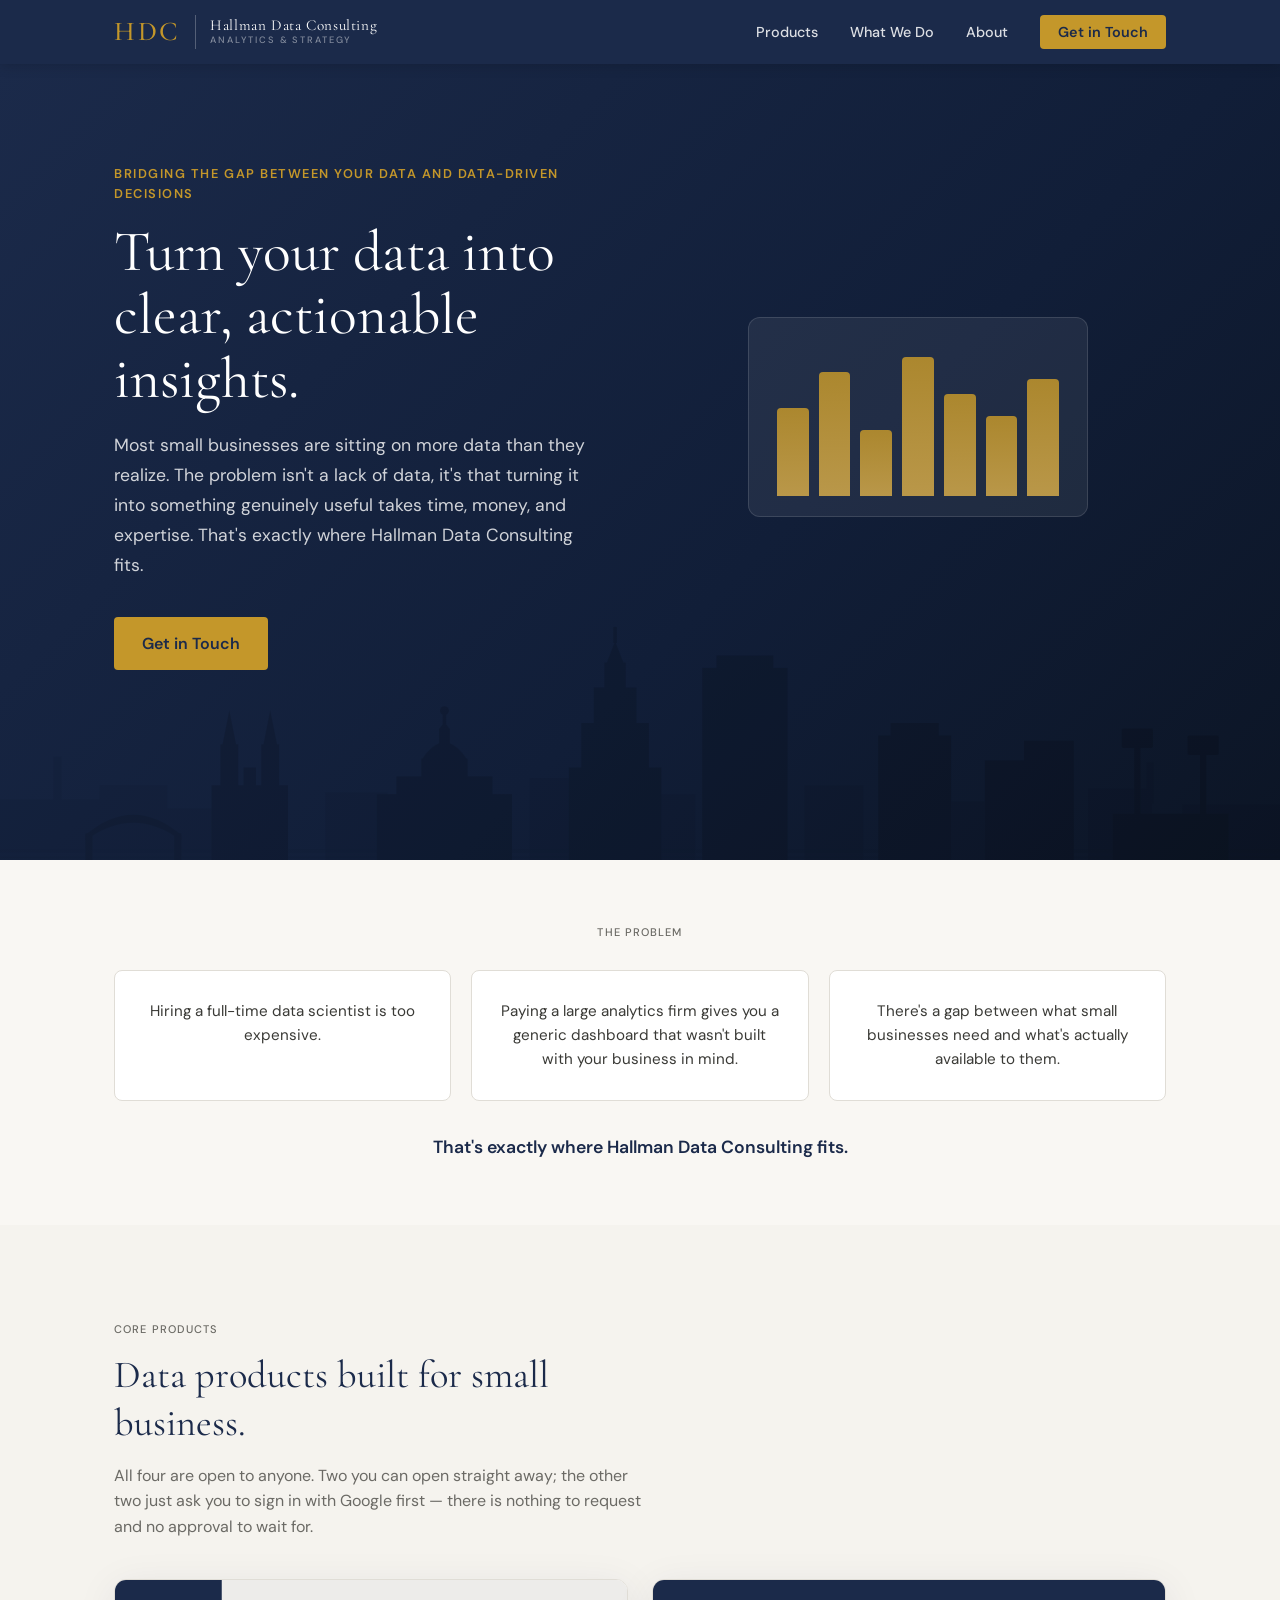
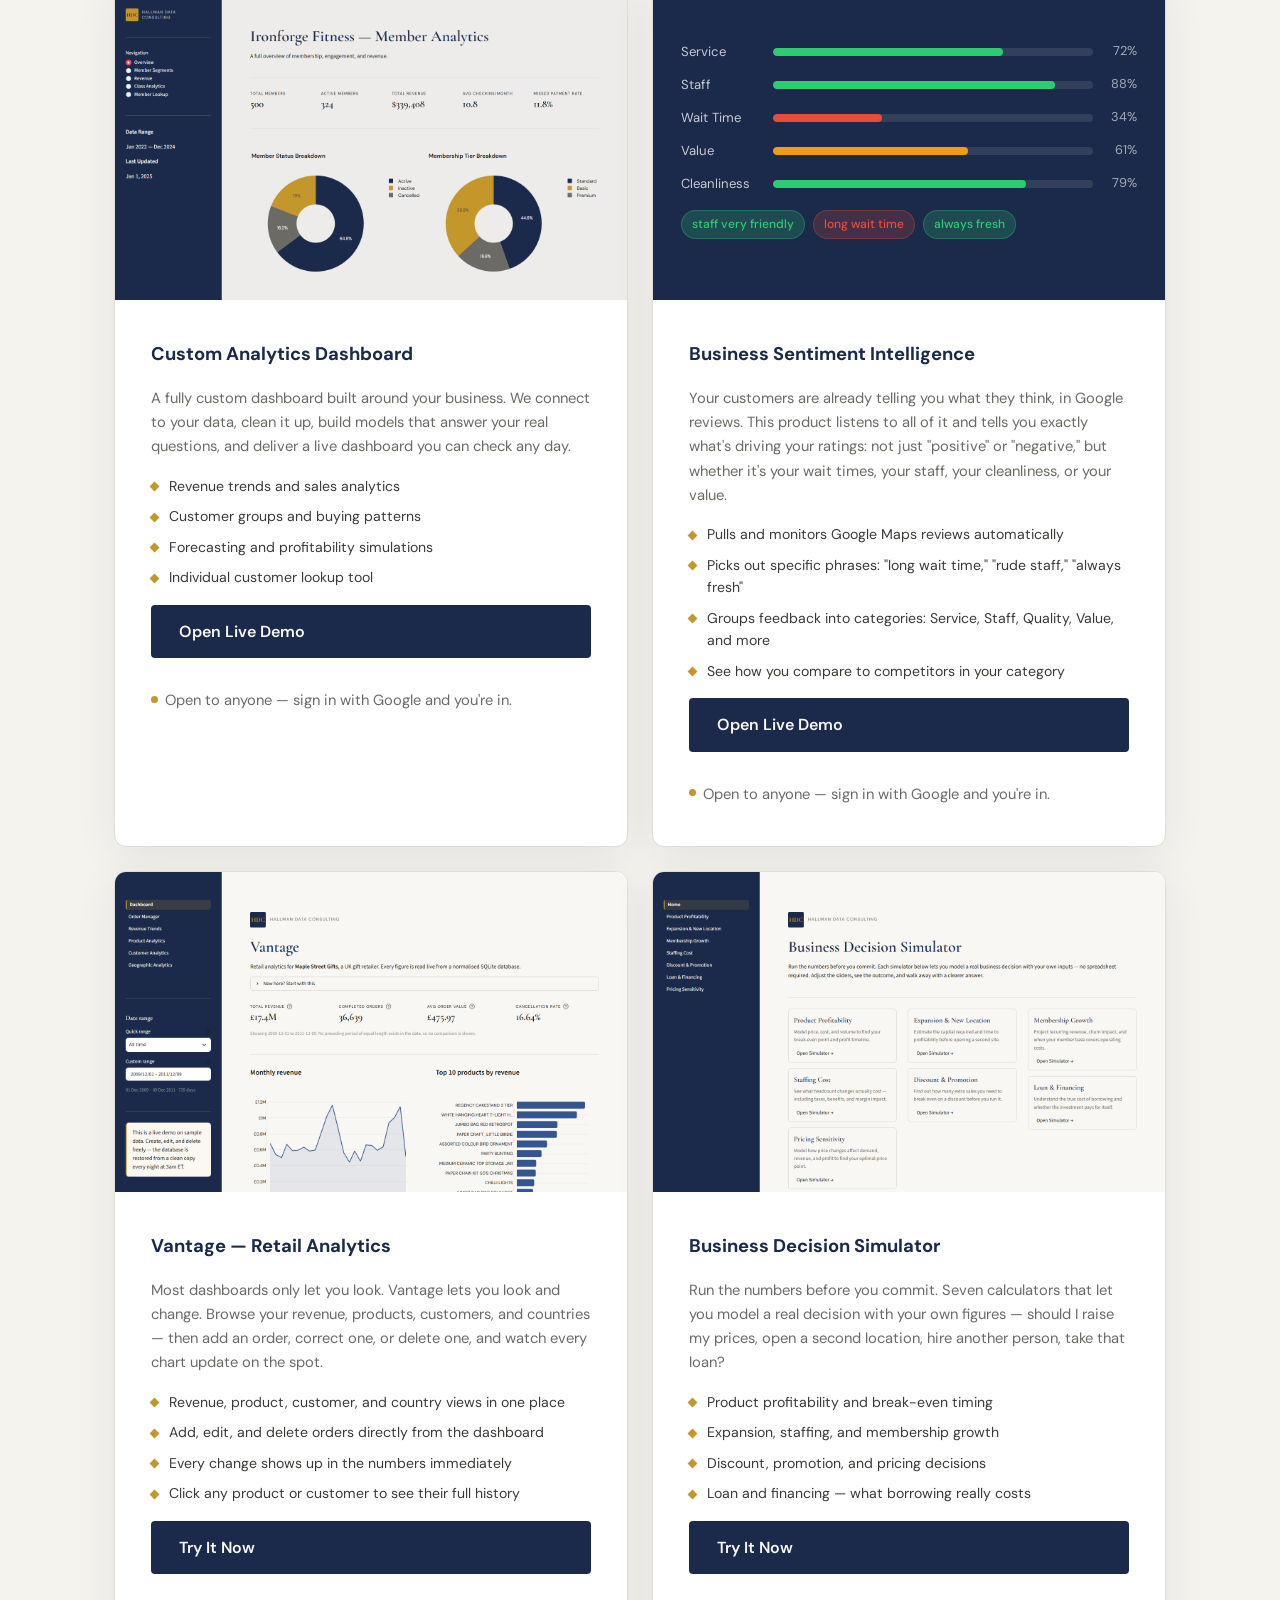
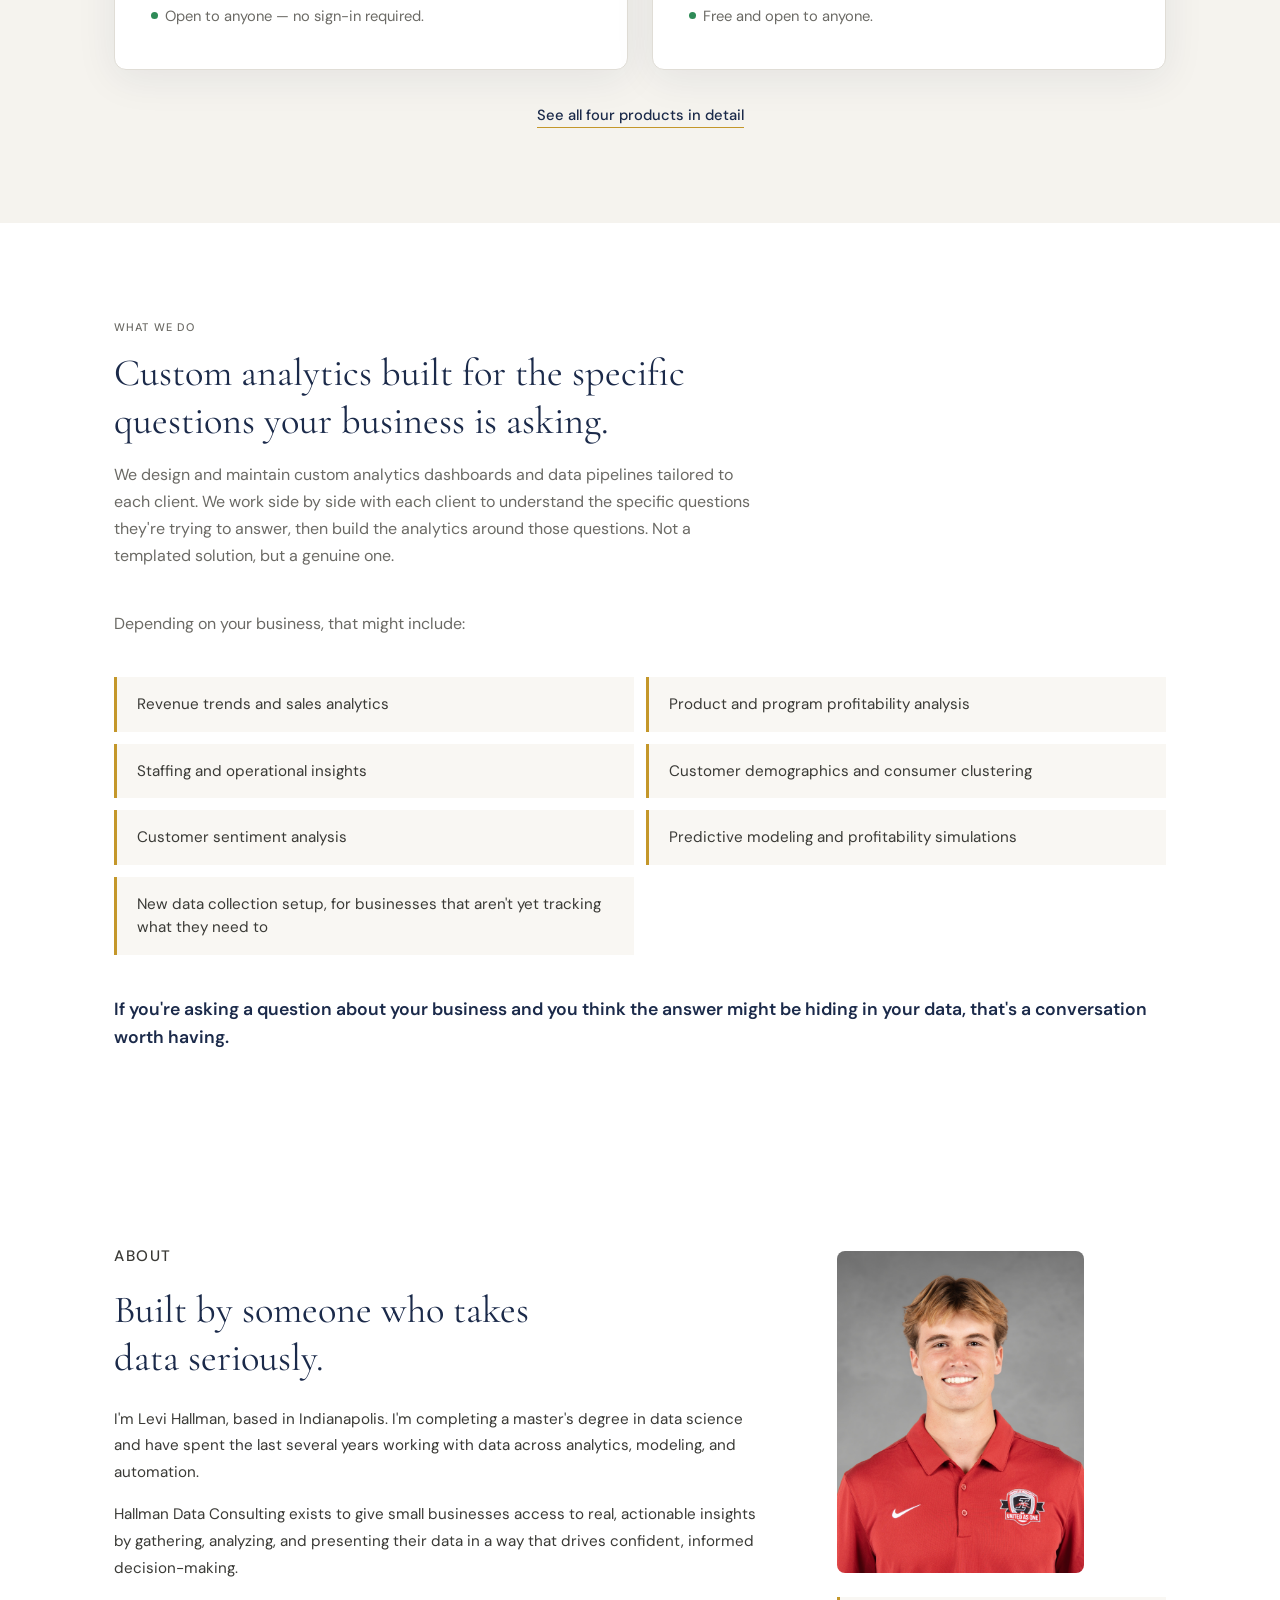
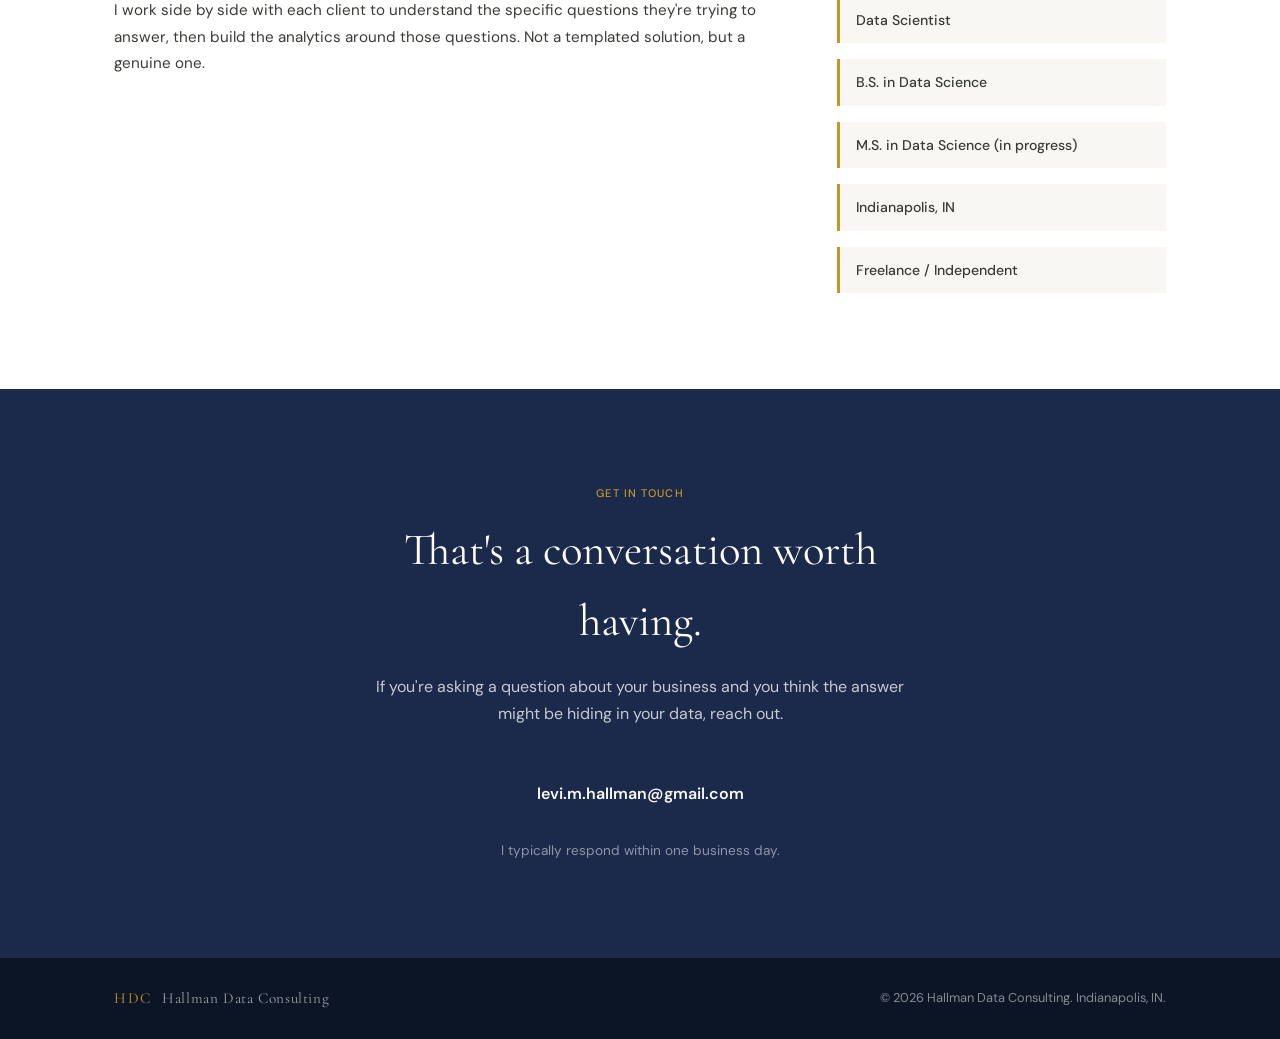
<file: index.html>
<!DOCTYPE html>
<html lang="en">
<head>
  <meta charset="UTF-8" />
  <meta name="viewport" content="width=device-width, initial-scale=1.0" />
  <meta name="description" content="Hallman Data Consulting helps small businesses turn their data into clear, actionable insights through custom data solutions built around the questions that actually matter to your business." />
  <meta property="og:title" content="Hallman Data Consulting" />
  <meta property="og:description" content="Hallman Data Consulting helps small businesses turn their data into clear, actionable insights through custom data solutions built around the questions that actually matter to your business." />
  <meta property="og:type" content="website" />
  <meta property="og:image" content="https://hallmandata.com/assets/screens/vantage-dashboard.png" />
  <title>Hallman Data Consulting</title>
  <link rel="icon" type="image/png" href="assets/hdc-mark.png" />
  <link rel="apple-touch-icon" href="assets/hdc-mark.png" />
  <link rel="stylesheet" href="styles.css?v=20260803" />
  <link rel="preconnect" href="https://fonts.googleapis.com" />
  <link rel="preconnect" href="https://fonts.gstatic.com" crossorigin />
  <link href="https://fonts.googleapis.com/css2?family=Cormorant+Garamond:wght@400;500;700&family=DM+Sans:wght@400;500;600;700&display=swap" rel="stylesheet" />
</head>
<body>

  <!-- ========================
       NAV
  ========================= -->
  <header class="nav-header">
    <nav class="nav-inner container">
      <a href="#" class="nav-logo">
        <span class="logo-monogram">HDC</span>
        <span class="logo-divider"></span>
        <span class="logo-text">
          <span class="logo-name">Hallman Data Consulting</span>
          <span class="logo-descriptor">Analytics &amp; Strategy</span>
        </span>
      </a>
      <button class="nav-toggle" aria-label="Toggle menu" aria-expanded="false">
        <span></span><span></span><span></span>
      </button>
      <ul class="nav-links">
        <li><a href="#demo">Products</a></li>
        <li><a href="#what-we-do">What We Do</a></li>
        <li><a href="#about">About</a></li>
        <li><a href="#contact" class="nav-cta">Get in Touch</a></li>
      </ul>
    </nav>
  </header>

  <main>

    <!-- ========================
         HERO
    ========================= -->
    <section class="hero">
      <div class="container hero-inner">
        <div class="hero-text">
          <p class="hero-eyebrow">Bridging the gap between your data and data-driven decisions</p>
          <h1>Turn your data into clear, actionable insights.</h1>
          <p class="hero-sub">
            Most small businesses are sitting on more data than they realize. The problem isn't a lack of data, it's that turning it into something genuinely useful takes time, money, and expertise. That's exactly where Hallman Data Consulting fits.
          </p>
          <a href="#contact" class="btn btn-primary">Get in Touch</a>
        </div>
        <div class="hero-visual" aria-hidden="true">
          <div class="hero-card">
            <div class="hero-card-bar" style="--h: 60%"></div>
            <div class="hero-card-bar" style="--h: 85%"></div>
            <div class="hero-card-bar" style="--h: 45%"></div>
            <div class="hero-card-bar" style="--h: 95%"></div>
            <div class="hero-card-bar" style="--h: 70%"></div>
            <div class="hero-card-bar" style="--h: 55%"></div>
            <div class="hero-card-bar" style="--h: 80%"></div>
          </div>
        </div>
      </div>
      <div class="hero-skyline" aria-hidden="true">
        <img src="assets/fort-wayne-skyline.svg" alt="" />
      </div>
    </section>

    <!-- ========================
         PAIN POINTS
    ========================= -->
    <section class="pain-points">
      <div class="container">
        <p class="section-label">The Problem</p>
        <div class="pain-grid">
          <div class="pain-card">
            <p>Hiring a full-time data scientist is too expensive.</p>
          </div>
          <div class="pain-card">
            <p>Paying a large analytics firm gives you a generic dashboard that wasn't built with your business in mind.</p>
          </div>
          <div class="pain-card">
            <p>There's a gap between what small businesses need and what's actually available to them.</p>
          </div>
        </div>
        <p class="pain-footer">That's exactly where Hallman Data Consulting fits.</p>
      </div>
    </section>

    <!-- ========================
         CORE PRODUCTS
    ========================= -->
    <section class="demo" id="demo">
      <div class="container">
        <p class="section-label">Core Products</p>
        <h2>Data products built for small business.</h2>
        <p class="demo-intro">
          All four are open to anyone. Two you can open straight away; the other two just ask you to sign in with Google first — there is nothing to request and no approval to wait for.
        </p>

        <div class="demo-grid">
        <div class="demo-card">
          <div class="demo-preview">
            <img src="assets/screens/ironforge-overview.png" width="1440" height="900" alt="Member analytics dashboard showing total members, active members, revenue, and membership breakdown charts" />
          </div>
          <div class="demo-details">
            <h3>Custom Analytics Dashboard</h3>
            <p>A fully custom dashboard built around your business. We connect to your data, clean it up, build models that answer your real questions, and deliver a live dashboard you can check any day.</p>
            <ul class="demo-features">
              <li>Revenue trends and sales analytics</li>
              <li>Customer groups and buying patterns</li>
              <li>Forecasting and profitability simulations</li>
              <li>Individual customer lookup tool</li>
            </ul>
            <a href="https://ironforge.hallmandata.com" target="_blank" rel="noopener noreferrer" class="btn btn-primary">Open Live Demo</a>
            <p class="product-access product-access-signin">Open to anyone — sign in with Google and you're in.</p>
          </div>
        </div>

        <div class="demo-card">
          <div class="demo-preview demo-preview-sentiment">
            <div class="sentiment-preview">
              <div class="sentiment-bar-group">
                <span class="sentiment-bar-label">Service</span>
                <div class="sentiment-bar-track">
                  <div class="sentiment-bar-fill" style="--w: 72%; --color: #2ecc71"></div>
                </div>
                <span class="sentiment-bar-pct">72%</span>
              </div>
              <div class="sentiment-bar-group">
                <span class="sentiment-bar-label">Staff</span>
                <div class="sentiment-bar-track">
                  <div class="sentiment-bar-fill" style="--w: 88%; --color: #2ecc71"></div>
                </div>
                <span class="sentiment-bar-pct">88%</span>
              </div>
              <div class="sentiment-bar-group">
                <span class="sentiment-bar-label">Wait Time</span>
                <div class="sentiment-bar-track">
                  <div class="sentiment-bar-fill" style="--w: 34%; --color: #e74c3c"></div>
                </div>
                <span class="sentiment-bar-pct">34%</span>
              </div>
              <div class="sentiment-bar-group">
                <span class="sentiment-bar-label">Value</span>
                <div class="sentiment-bar-track">
                  <div class="sentiment-bar-fill" style="--w: 61%; --color: #f39c12"></div>
                </div>
                <span class="sentiment-bar-pct">61%</span>
              </div>
              <div class="sentiment-bar-group">
                <span class="sentiment-bar-label">Cleanliness</span>
                <div class="sentiment-bar-track">
                  <div class="sentiment-bar-fill" style="--w: 79%; --color: #2ecc71"></div>
                </div>
                <span class="sentiment-bar-pct">79%</span>
              </div>
              <div class="sentiment-indicator-row">
                <span class="sentiment-chip positive">staff very friendly</span>
                <span class="sentiment-chip negative">long wait time</span>
                <span class="sentiment-chip positive">always fresh</span>
              </div>
            </div>
          </div>
          <div class="demo-details">
            <h3>Business Sentiment Intelligence</h3>
            <p>Your customers are already telling you what they think, in Google reviews. This product listens to all of it and tells you exactly what's driving your ratings: not just "positive" or "negative," but whether it's your wait times, your staff, your cleanliness, or your value.</p>
            <ul class="demo-features">
              <li>Pulls and monitors Google Maps reviews automatically</li>
              <li>Picks out specific phrases: "long wait time," "rude staff," "always fresh"</li>
              <li>Groups feedback into categories: Service, Staff, Quality, Value, and more</li>
              <li>See how you compare to competitors in your category</li>
            </ul>
            <a href="https://fortwayne.hallmandata.com" target="_blank" rel="noopener noreferrer" class="btn btn-primary">Open Live Demo</a>
            <p class="product-access product-access-signin">Open to anyone — sign in with Google and you're in.</p>
          </div>
        </div>

        <div class="demo-card">
          <div class="demo-preview">
            <img src="assets/screens/vantage-dashboard.png" width="1440" height="900" loading="lazy" alt="Vantage retail analytics dashboard showing revenue, order count, average order value, and top products" />
          </div>
          <div class="demo-details">
            <h3>Vantage — Retail Analytics</h3>
            <p>Most dashboards only let you look. Vantage lets you look and change. Browse your revenue, products, customers, and countries — then add an order, correct one, or delete one, and watch every chart update on the spot.</p>
            <ul class="demo-features">
              <li>Revenue, product, customer, and country views in one place</li>
              <li>Add, edit, and delete orders directly from the dashboard</li>
              <li>Every change shows up in the numbers immediately</li>
              <li>Click any product or customer to see their full history</li>
            </ul>
            <a href="https://vantage.hallmandata.com" target="_blank" rel="noopener noreferrer" class="btn btn-primary">Try It Now</a>
            <p class="product-access product-access-open">Open to anyone — no sign-in required.</p>
          </div>
        </div>

        <div class="demo-card">
          <div class="demo-preview">
            <img src="assets/screens/simulator-home.png" width="1440" height="900" loading="lazy" alt="Business Decision Simulator home page listing seven simulators" />
          </div>
          <div class="demo-details">
            <h3>Business Decision Simulator</h3>
            <p>Run the numbers before you commit. Seven calculators that let you model a real decision with your own figures — should I raise my prices, open a second location, hire another person, take that loan?</p>
            <ul class="demo-features">
              <li>Product profitability and break-even timing</li>
              <li>Expansion, staffing, and membership growth</li>
              <li>Discount, promotion, and pricing decisions</li>
              <li>Loan and financing — what borrowing really costs</li>
            </ul>
            <a href="https://simulate.hallmandata.com" target="_blank" rel="noopener noreferrer" class="btn btn-primary">Try It Now</a>
            <p class="product-access product-access-open">Free and open to anyone.</p>
          </div>
        </div>
        </div><!-- /.demo-grid -->

        <p class="demo-footer">
          <a href="products.html" class="demo-footer-link">See all four products in detail</a>
        </p>

      </div>
    </section>

    <!-- ========================
         WHAT WE DO
    ========================= -->
    <section class="what-we-do" id="what-we-do">
      <div class="container">
        <p class="section-label">What We Do</p>
        <h2>Custom analytics built for the specific questions your business is asking.</h2>
        <p class="section-intro">We design and maintain custom analytics dashboards and data pipelines tailored to each client. We work side by side with each client to understand the specific questions they're trying to answer, then build the analytics around those questions. Not a templated solution, but a genuine one.</p>
        <p class="section-intro">Depending on your business, that might include:</p>
        <ul class="service-list">
          <li>Revenue trends and sales analytics</li>
          <li>Product and program profitability analysis</li>
          <li>Staffing and operational insights</li>
          <li>Customer demographics and consumer clustering</li>
          <li>Customer sentiment analysis</li>
          <li>Predictive modeling and profitability simulations</li>
          <li>New data collection setup, for businesses that aren't yet tracking what they need to</li>
        </ul>
        <p class="pain-footer">If you're asking a question about your business and you think the answer might be hiding in your data, that's a conversation worth having.</p>
      </div>
    </section>

    <!-- ========================
         ABOUT
    ========================= -->
    <section class="about" id="about">
      <div class="container about-inner">
        <div class="about-text">
          <p class="section-label">About</p>
          <h2>Built by someone who takes data seriously.</h2>
          <p>
            I'm Levi Hallman, based in Indianapolis. I'm completing a master's degree in data science and have spent the last several years working with data across analytics, modeling, and automation.
          </p>
          <p>
            Hallman Data Consulting exists to give small businesses access to real, actionable insights by gathering, analyzing, and presenting their data in a way that drives confident, informed decision-making.
          </p>
          <p>
            I work side by side with each client to understand the specific questions they're trying to answer, then build the analytics around those questions. Not a templated solution, but a genuine one.
          </p>
        </div>
        <div class="about-credentials">
          <img src="assets/headshot.jpeg" alt="Levi Hallman" class="about-photo" />
          <div class="credential">Data Scientist</div>
          <div class="credential">B.S. in Data Science</div>
          <div class="credential">M.S. in Data Science (in progress)</div>
          <div class="credential">Indianapolis, IN</div>
          <div class="credential">Freelance / Independent</div>
        </div>
      </div>
    </section>

    <!-- ========================
         CONTACT
    ========================= -->
    <section class="contact" id="contact">
      <div class="container contact-inner">
        <p class="section-label">Get in Touch</p>
        <h2>That's a conversation worth having.</h2>
        <p class="contact-sub">
          If you're asking a question about your business and you think the answer might be hiding in your data, reach out.
        </p>
        <a href="mailto:levi.m.hallman@gmail.com" class="btn btn-primary btn-large">levi.m.hallman@gmail.com</a>
        <p class="contact-note">I typically respond within one business day.</p>
      </div>
    </section>

  </main>

  <!-- ========================
       FOOTER
  ========================= -->
  <footer class="footer">
    <div class="container footer-inner">
      <p class="footer-logo"><span class="footer-logo-monogram">HDC</span> Hallman Data Consulting</p>
      <p class="footer-copy">&copy; 2026 Hallman Data Consulting. Indianapolis, IN.</p>
    </div>
  </footer>

  <script src="main.js?v=20260803"></script>
</body>
</html>
</file>
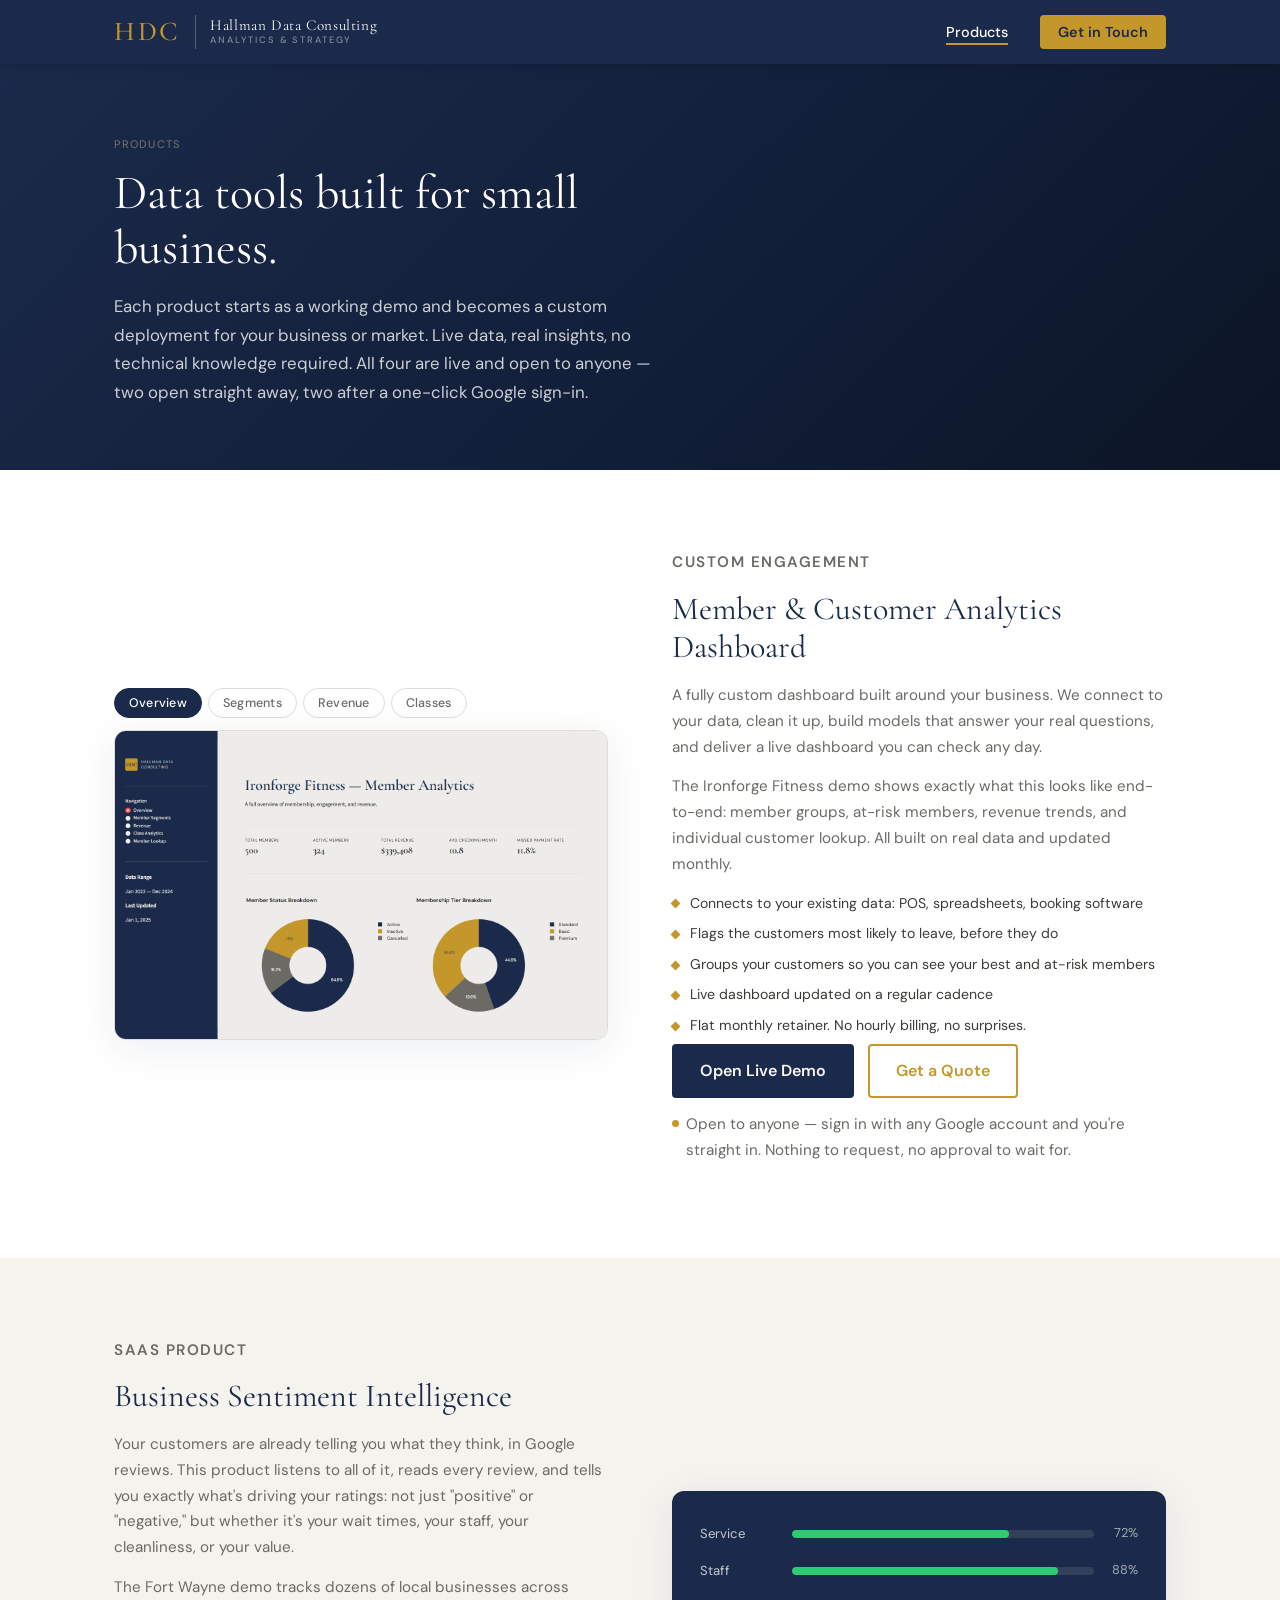
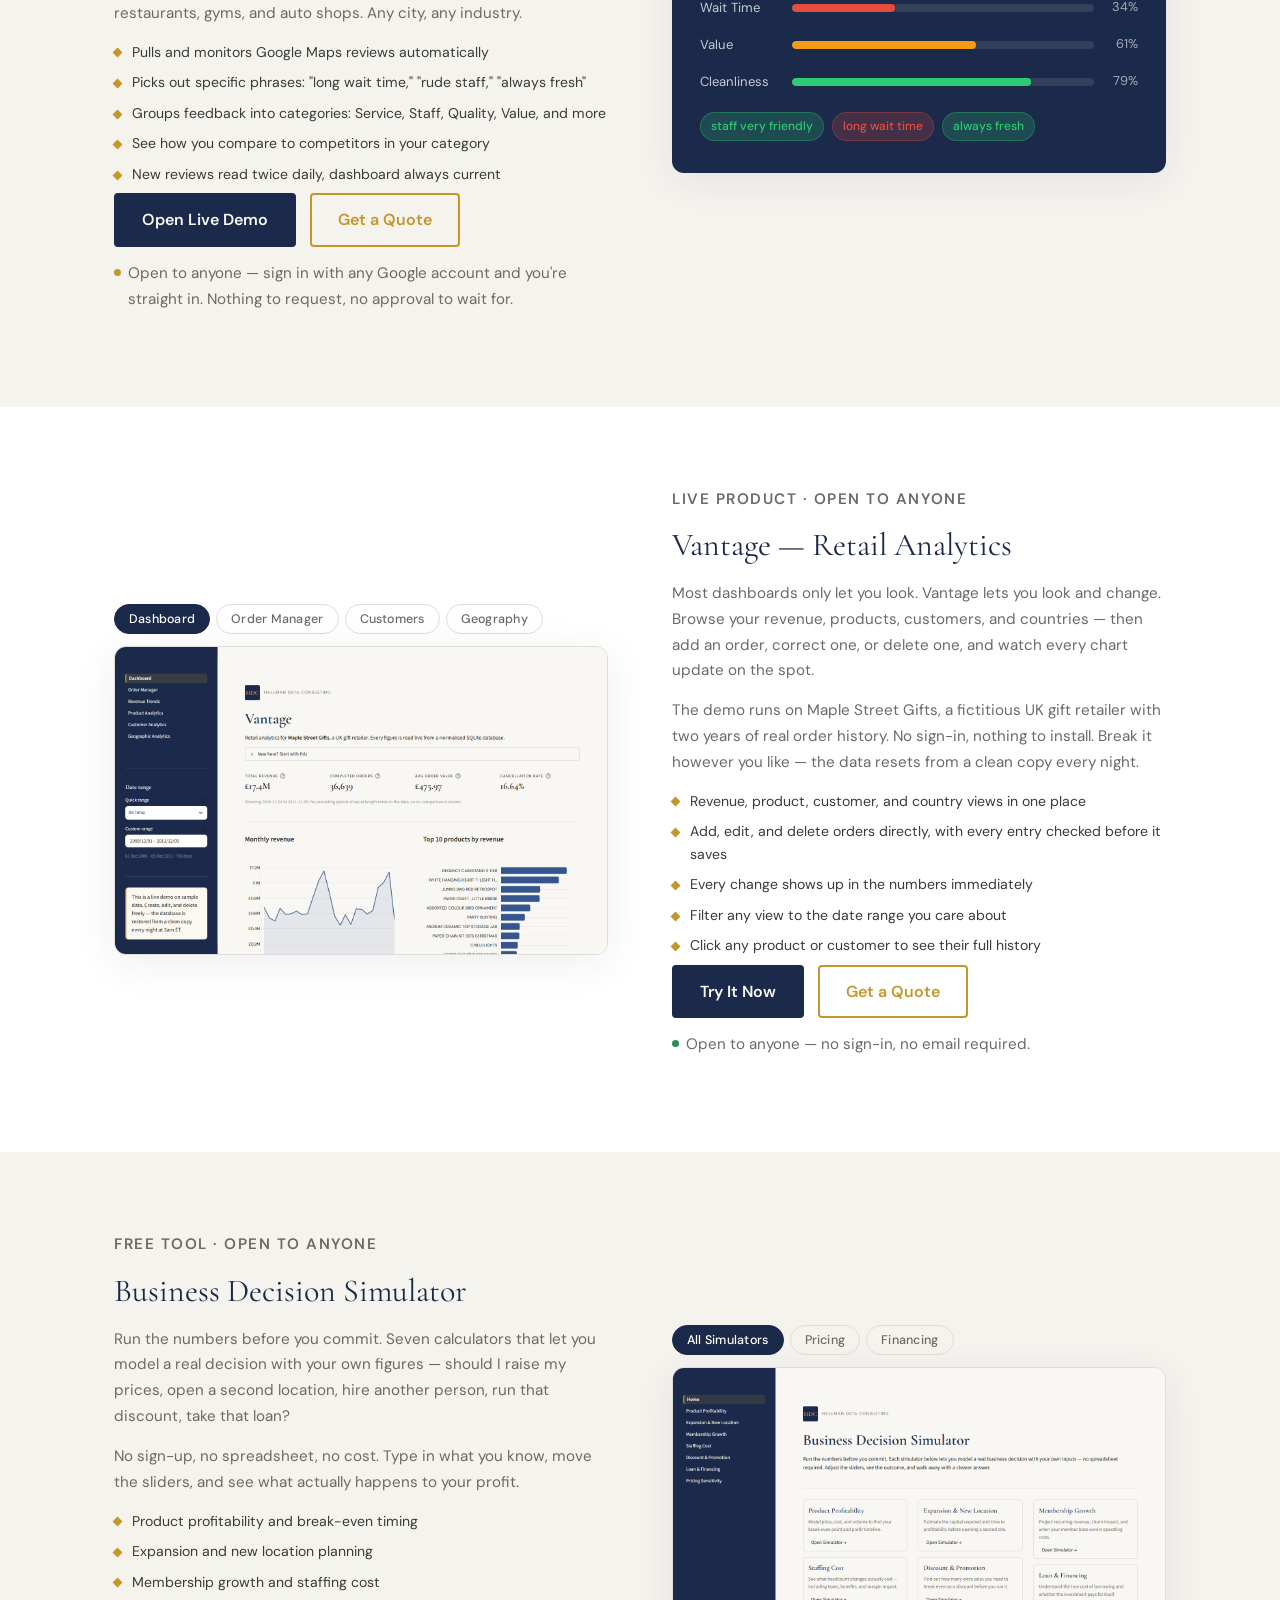
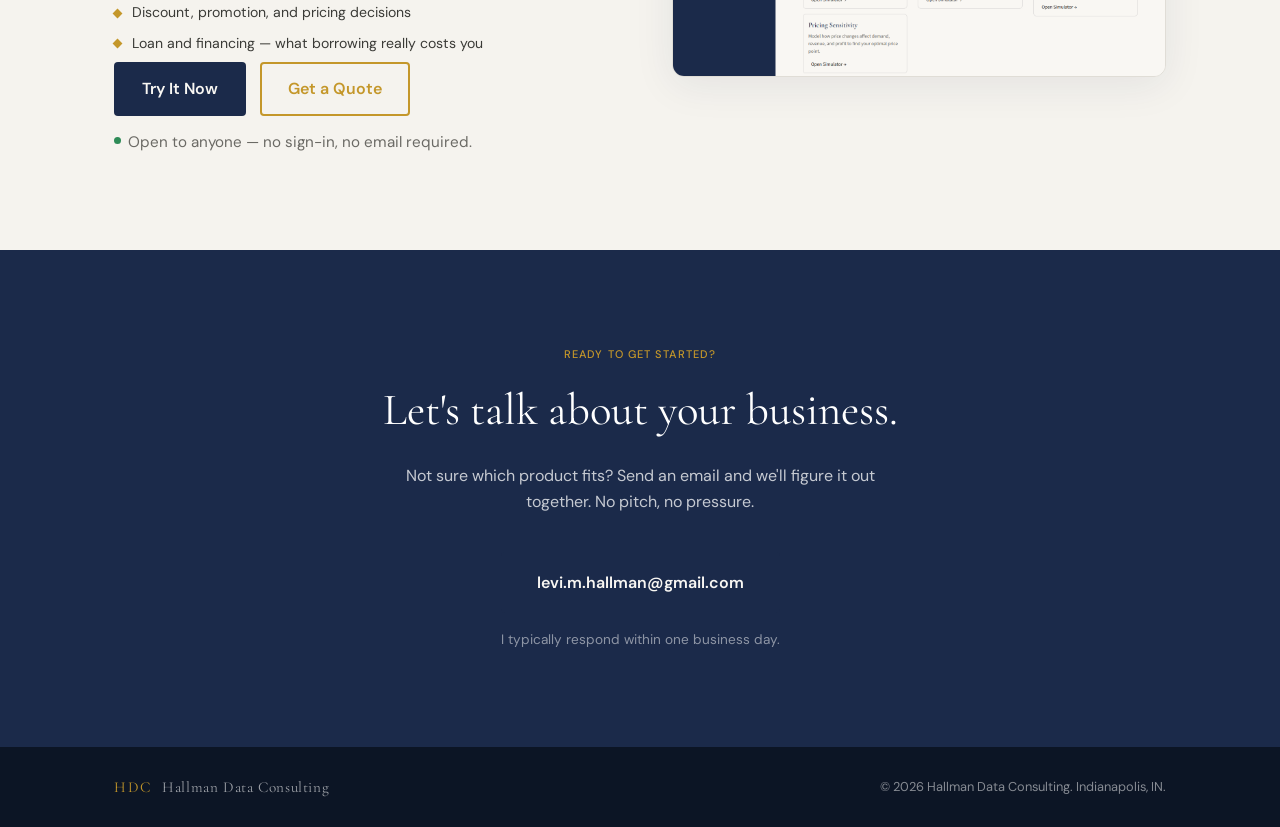
<file: products.html>
<!DOCTYPE html>
<html lang="en">
<head>
  <meta charset="UTF-8" />
  <meta name="viewport" content="width=device-width, initial-scale=1.0" />
  <meta name="description" content="Hallman Data Consulting products: custom analytics dashboards, business sentiment intelligence, retail analytics, and a free business decision simulator for small businesses." />
  <meta property="og:title" content="Products | Hallman Data Consulting" />
  <meta property="og:description" content="Live data products for small businesses. Custom dashboards, sentiment intelligence, retail analytics, and free decision tools." />
  <meta property="og:type" content="website" />
  <meta property="og:image" content="https://hallmandata.com/assets/screens/vantage-dashboard.png" />
  <title>Products | Hallman Data Consulting</title>
  <link rel="icon" type="image/png" href="assets/hdc-mark.png" />
  <link rel="apple-touch-icon" href="assets/hdc-mark.png" />
  <link rel="stylesheet" href="styles.css?v=20260803" />
  <link rel="preconnect" href="https://fonts.googleapis.com" />
  <link rel="preconnect" href="https://fonts.gstatic.com" crossorigin />
  <link href="https://fonts.googleapis.com/css2?family=Cormorant+Garamond:wght@400;500;700&family=DM+Sans:wght@400;500;600;700&display=swap" rel="stylesheet" />
</head>
<body>

  <!-- ========================
       NAV
  ========================= -->
  <header class="nav-header">
    <nav class="nav-inner container">
      <a href="index.html" class="nav-logo">
        <span class="logo-monogram">HDC</span>
        <span class="logo-divider"></span>
        <span class="logo-text">
          <span class="logo-name">Hallman Data Consulting</span>
          <span class="logo-descriptor">Analytics &amp; Strategy</span>
        </span>
      </a>
      <button class="nav-toggle" aria-label="Toggle menu" aria-expanded="false">
        <span></span><span></span><span></span>
      </button>
      <ul class="nav-links">
        <li><a href="products.html" class="nav-active">Products</a></li>
        <li><a href="index.html#contact" class="nav-cta">Get in Touch</a></li>
      </ul>
    </nav>
  </header>

  <main>

    <!-- ========================
         PAGE HEADER
    ========================= -->
    <section class="page-hero">
      <div class="container">
        <p class="section-label">Products</p>
        <h1>Data tools built for small business.</h1>
        <p class="page-hero-sub">
          Each product starts as a working demo and becomes a custom deployment for your business or market.
          Live data, real insights, no technical knowledge required. All four are live and open to anyone —
          two open straight away, two after a one-click Google sign-in.
        </p>
      </div>
    </section>

    <!-- ========================
         PRODUCT 1 — CUSTOM ANALYTICS DASHBOARD
    ========================= -->
    <section class="product-section" id="analytics-dashboard">
      <div class="container">
        <div class="product-card">
          <div class="product-visual-col">
            <div class="shot-tabs" data-shot-tabs>
              <div class="shot-tablist" role="tablist" aria-label="Member analytics dashboard screens">
                <button type="button" role="tab" id="if-t1" aria-controls="if-p1" aria-selected="true">Overview</button>
                <button type="button" role="tab" id="if-t2" aria-controls="if-p2" aria-selected="false" tabindex="-1">Segments</button>
                <button type="button" role="tab" id="if-t3" aria-controls="if-p3" aria-selected="false" tabindex="-1">Revenue</button>
                <button type="button" role="tab" id="if-t4" aria-controls="if-p4" aria-selected="false" tabindex="-1">Classes</button>
              </div>
              <div class="shot-panel" role="tabpanel" id="if-p1" aria-labelledby="if-t1">
                <img src="assets/screens/ironforge-overview.png" width="1440" height="900" alt="Member analytics overview: total members, active members, revenue, and membership breakdown charts" />
              </div>
              <div class="shot-panel" role="tabpanel" id="if-p2" aria-labelledby="if-t2" hidden>
                <img src="assets/screens/ironforge-segments.png" width="1440" height="900" loading="lazy" alt="Members grouped into High Value, Loyal, At Risk, and Inactive groups with supporting charts" />
              </div>
              <div class="shot-panel" role="tabpanel" id="if-p3" aria-labelledby="if-t3" hidden>
                <img src="assets/screens/ironforge-revenue.png" width="1440" height="900" loading="lazy" alt="Revenue trends over time for the member analytics dashboard" />
              </div>
              <div class="shot-panel" role="tabpanel" id="if-p4" aria-labelledby="if-t4" hidden>
                <img src="assets/screens/ironforge-classes.png" width="1440" height="900" loading="lazy" alt="Class attendance and performance analytics" />
              </div>
            </div>
          </div>
          <div class="product-details">
            <p class="product-tag">Custom Engagement</p>
            <h2>Member &amp; Customer Analytics Dashboard</h2>
            <p>
              A fully custom dashboard built around your business. We connect to your data, clean it up, build models that answer your real questions, and deliver a live dashboard you can check any day.
            </p>
            <p>
              The Ironforge Fitness demo shows exactly what this looks like end-to-end: member groups, at-risk members, revenue trends, and individual customer lookup. All built on real data and updated monthly.
            </p>
            <ul class="demo-features">
              <li>Connects to your existing data: POS, spreadsheets, booking software</li>
              <li>Flags the customers most likely to leave, before they do</li>
              <li>Groups your customers so you can see your best and at-risk members</li>
              <li>Live dashboard updated on a regular cadence</li>
              <li>Flat monthly retainer. No hourly billing, no surprises.</li>
            </ul>
            <div class="product-actions">
              <a href="https://ironforge.hallmandata.com" target="_blank" rel="noopener noreferrer" class="btn btn-primary">Open Live Demo</a>
              <a href="index.html#contact" class="btn btn-secondary">Get a Quote</a>
            </div>
            <p class="product-access product-access-signin">Open to anyone — sign in with any Google account and you're straight in. Nothing to request, no approval to wait for.</p>
          </div>
        </div>
      </div>
    </section>

    <!-- ========================
         PRODUCT 2 — SENTIMENT INTELLIGENCE
    ========================= -->
    <section class="product-section product-section-alt" id="sentiment-intelligence">
      <div class="container">
        <div class="product-card product-card-reverse">
          <div class="product-visual-col">
            <div class="product-visual product-visual-sentiment">
              <div class="sentiment-preview">
                <div class="sentiment-bar-group">
                  <span class="sentiment-bar-label">Service</span>
                  <div class="sentiment-bar-track">
                    <div class="sentiment-bar-fill" style="--w: 72%; --color: #2ecc71"></div>
                  </div>
                  <span class="sentiment-bar-pct">72%</span>
                </div>
                <div class="sentiment-bar-group">
                  <span class="sentiment-bar-label">Staff</span>
                  <div class="sentiment-bar-track">
                    <div class="sentiment-bar-fill" style="--w: 88%; --color: #2ecc71"></div>
                  </div>
                  <span class="sentiment-bar-pct">88%</span>
                </div>
                <div class="sentiment-bar-group">
                  <span class="sentiment-bar-label">Wait Time</span>
                  <div class="sentiment-bar-track">
                    <div class="sentiment-bar-fill" style="--w: 34%; --color: #e74c3c"></div>
                  </div>
                  <span class="sentiment-bar-pct">34%</span>
                </div>
                <div class="sentiment-bar-group">
                  <span class="sentiment-bar-label">Value</span>
                  <div class="sentiment-bar-track">
                    <div class="sentiment-bar-fill" style="--w: 61%; --color: #f39c12"></div>
                  </div>
                  <span class="sentiment-bar-pct">61%</span>
                </div>
                <div class="sentiment-bar-group">
                  <span class="sentiment-bar-label">Cleanliness</span>
                  <div class="sentiment-bar-track">
                    <div class="sentiment-bar-fill" style="--w: 79%; --color: #2ecc71"></div>
                  </div>
                  <span class="sentiment-bar-pct">79%</span>
                </div>
                <div class="sentiment-indicator-row">
                  <span class="sentiment-chip positive">staff very friendly</span>
                  <span class="sentiment-chip negative">long wait time</span>
                  <span class="sentiment-chip positive">always fresh</span>
                </div>
              </div>
            </div>
          </div>
          <div class="product-details">
            <p class="product-tag">SaaS Product</p>
            <h2>Business Sentiment Intelligence</h2>
            <p>
              Your customers are already telling you what they think, in Google reviews. This product listens to all of it, reads every review, and tells you exactly what's driving your ratings: not just "positive" or "negative," but whether it's your wait times, your staff, your cleanliness, or your value.
            </p>
            <p>
              The Fort Wayne demo tracks dozens of local businesses across restaurants, gyms, and auto shops. Any city, any industry.
            </p>
            <ul class="demo-features">
              <li>Pulls and monitors Google Maps reviews automatically</li>
              <li>Picks out specific phrases: "long wait time," "rude staff," "always fresh"</li>
              <li>Groups feedback into categories: Service, Staff, Quality, Value, and more</li>
              <li>See how you compare to competitors in your category</li>
              <li>New reviews read twice daily, dashboard always current</li>
            </ul>
            <div class="product-actions">
              <a href="https://fortwayne.hallmandata.com" target="_blank" rel="noopener noreferrer" class="btn btn-primary">Open Live Demo</a>
              <a href="index.html#contact" class="btn btn-secondary">Get a Quote</a>
            </div>
            <p class="product-access product-access-signin">Open to anyone — sign in with any Google account and you're straight in. Nothing to request, no approval to wait for.</p>
          </div>
        </div>
      </div>
    </section>

    <!-- ========================
         PRODUCT 3 — VANTAGE RETAIL ANALYTICS
    ========================= -->
    <section class="product-section" id="vantage">
      <div class="container">
        <div class="product-card">
          <div class="product-visual-col">
            <div class="shot-tabs" data-shot-tabs>
              <div class="shot-tablist" role="tablist" aria-label="Vantage retail analytics screens">
                <button type="button" role="tab" id="vg-t1" aria-controls="vg-p1" aria-selected="true">Dashboard</button>
                <button type="button" role="tab" id="vg-t2" aria-controls="vg-p2" aria-selected="false" tabindex="-1">Order Manager</button>
                <button type="button" role="tab" id="vg-t3" aria-controls="vg-p3" aria-selected="false" tabindex="-1">Customers</button>
                <button type="button" role="tab" id="vg-t4" aria-controls="vg-p4" aria-selected="false" tabindex="-1">Geography</button>
              </div>
              <div class="shot-panel" role="tabpanel" id="vg-p1" aria-labelledby="vg-t1">
                <img src="assets/screens/vantage-dashboard.png" width="1440" height="900" alt="Vantage dashboard: total revenue, completed orders, average order value, cancellation rate, monthly revenue chart, and top products" />
              </div>
              <div class="shot-panel" role="tabpanel" id="vg-p2" aria-labelledby="vg-t2" hidden>
                <img src="assets/screens/vantage-orders.png" width="1440" height="900" loading="lazy" alt="Vantage order manager: a searchable table of invoices with create, edit, and delete controls" />
              </div>
              <div class="shot-panel" role="tabpanel" id="vg-p3" aria-labelledby="vg-t3" hidden>
                <img src="assets/screens/vantage-customers.png" width="1440" height="900" loading="lazy" alt="Vantage customer analytics: top customers by spend and repeat versus one-time buyers" />
              </div>
              <div class="shot-panel" role="tabpanel" id="vg-p4" aria-labelledby="vg-t4" hidden>
                <img src="assets/screens/vantage-geography.png" width="1440" height="900" loading="lazy" alt="Vantage geographic analytics: revenue broken down by country" />
              </div>
            </div>
          </div>
          <div class="product-details">
            <p class="product-tag">Live Product &middot; Open to anyone</p>
            <h2>Vantage — Retail Analytics</h2>
            <p>
              Most dashboards only let you look. Vantage lets you look and change. Browse your revenue, products, customers, and countries — then add an order, correct one, or delete one, and watch every chart update on the spot.
            </p>
            <p>
              The demo runs on Maple Street Gifts, a fictitious UK gift retailer with two years of real order history. No sign-in, nothing to install. Break it however you like — the data resets from a clean copy every night.
            </p>
            <ul class="demo-features">
              <li>Revenue, product, customer, and country views in one place</li>
              <li>Add, edit, and delete orders directly, with every entry checked before it saves</li>
              <li>Every change shows up in the numbers immediately</li>
              <li>Filter any view to the date range you care about</li>
              <li>Click any product or customer to see their full history</li>
            </ul>
            <div class="product-actions">
              <a href="https://vantage.hallmandata.com" target="_blank" rel="noopener noreferrer" class="btn btn-primary">Try It Now</a>
              <a href="index.html#contact" class="btn btn-secondary">Get a Quote</a>
            </div>
            <p class="product-access product-access-open">Open to anyone — no sign-in, no email required.</p>
          </div>
        </div>
      </div>
    </section>

    <!-- ========================
         PRODUCT 4 — BUSINESS DECISION SIMULATOR
    ========================= -->
    <section class="product-section product-section-alt" id="simulator">
      <div class="container">
        <div class="product-card product-card-reverse">
          <div class="product-visual-col">
            <div class="shot-tabs" data-shot-tabs>
              <div class="shot-tablist" role="tablist" aria-label="Business decision simulator screens">
                <button type="button" role="tab" id="bs-t1" aria-controls="bs-p1" aria-selected="true">All Simulators</button>
                <button type="button" role="tab" id="bs-t2" aria-controls="bs-p2" aria-selected="false" tabindex="-1">Pricing</button>
                <button type="button" role="tab" id="bs-t3" aria-controls="bs-p3" aria-selected="false" tabindex="-1">Financing</button>
              </div>
              <div class="shot-panel" role="tabpanel" id="bs-p1" aria-labelledby="bs-t1">
                <img src="assets/screens/simulator-home.png" width="1440" height="900" alt="Business Decision Simulator home page listing seven simulators" />
              </div>
              <div class="shot-panel" role="tabpanel" id="bs-p2" aria-labelledby="bs-t2" hidden>
                <img src="assets/screens/simulator-pricing.png" width="1440" height="900" loading="lazy" alt="Pricing sensitivity simulator showing the profit-maximising price and a revenue versus price curve" />
              </div>
              <div class="shot-panel" role="tabpanel" id="bs-p3" aria-labelledby="bs-t3" hidden>
                <img src="assets/screens/simulator-loan.png" width="1440" height="900" loading="lazy" alt="Loan and financing simulator showing monthly payment, total interest, and cash flow impact" />
              </div>
            </div>
          </div>
          <div class="product-details">
            <p class="product-tag">Free Tool &middot; Open to anyone</p>
            <h2>Business Decision Simulator</h2>
            <p>
              Run the numbers before you commit. Seven calculators that let you model a real decision with your own figures — should I raise my prices, open a second location, hire another person, run that discount, take that loan?
            </p>
            <p>
              No sign-up, no spreadsheet, no cost. Type in what you know, move the sliders, and see what actually happens to your profit.
            </p>
            <ul class="demo-features">
              <li>Product profitability and break-even timing</li>
              <li>Expansion and new location planning</li>
              <li>Membership growth and staffing cost</li>
              <li>Discount, promotion, and pricing decisions</li>
              <li>Loan and financing — what borrowing really costs you</li>
            </ul>
            <div class="product-actions">
              <a href="https://simulate.hallmandata.com" target="_blank" rel="noopener noreferrer" class="btn btn-primary">Try It Now</a>
              <a href="index.html#contact" class="btn btn-secondary">Get a Quote</a>
            </div>
            <p class="product-access product-access-open">Open to anyone — no sign-in, no email required.</p>
          </div>
        </div>
      </div>
    </section>

    <!-- ========================
         BOTTOM CTA
    ========================= -->
    <section class="contact" id="contact">
      <div class="container contact-inner">
        <p class="section-label">Ready to get started?</p>
        <h2>Let's talk about your business.</h2>
        <p class="contact-sub">
          Not sure which product fits? Send an email and we'll figure it out together. No pitch, no pressure.
        </p>
        <a href="mailto:levi.m.hallman@gmail.com" class="btn btn-primary btn-large">levi.m.hallman@gmail.com</a>
        <p class="contact-note">I typically respond within one business day.</p>
      </div>
    </section>

  </main>

  <!-- ========================
       FOOTER
  ========================= -->
  <footer class="footer">
    <div class="container footer-inner">
      <p class="footer-logo"><span class="footer-logo-monogram">HDC</span> Hallman Data Consulting</p>
      <p class="footer-copy">&copy; 2026 Hallman Data Consulting. Indianapolis, IN.</p>
    </div>
  </footer>

  <script src="main.js?v=20260803"></script>
</body>
</html>
</file>
<file: styles.css>
/* ============================================
   HALLMAN DATA CONSULTING — STYLESHEET
   Palette:
     Navy:     #1b2a4a  (primary — backgrounds, headers, nav)
     Gold:     #c4972a  (accent — logo, borders, secondary buttons)
     Cream:    #f9f7f3  (light backgrounds, card surfaces)
     Charcoal: #1a1a18  (body text)
     Slate:    #6b6a65  (secondary/muted text)
     White:    #ffffff
============================================ */

/* ---------- RESET & BASE ---------- */

*, *::before, *::after {
  box-sizing: border-box;
  margin: 0;
  padding: 0;
}

html {
  scroll-behavior: smooth;
  font-size: 16px;
}

body {
  font-family: 'DM Sans', system-ui, sans-serif;
  color: #1a1a18;
  background: #ffffff;
  line-height: 1.6;
  -webkit-font-smoothing: antialiased;
}

img {
  display: block;
  max-width: 100%;
}

a {
  color: inherit;
  text-decoration: none;
}

ul {
  list-style: none;
}

/* ---------- UTILITIES ---------- */

.container {
  max-width: 1100px;
  margin: 0 auto;
  padding: 0 24px;
}

.section-label {
  font-family: 'DM Sans', system-ui, sans-serif;
  font-size: 0.69rem;
  font-weight: 500;
  letter-spacing: 0.1em;
  text-transform: uppercase;
  color: #6b6a65;
  margin-bottom: 12px;
}

.contact .section-label,
.how-it-works .section-label {
  color: #c4972a;
}

.btn {
  display: inline-block;
  padding: 14px 28px;
  border-radius: 4px;
  font-size: 1rem;
  font-weight: 600;
  cursor: pointer;
  transition: background 0.2s, transform 0.1s;
  border: none;
}

.btn-primary {
  background: #1b2a4a;
  color: #f9f7f3;
}

.btn-primary:hover {
  background: #243659;
  transform: translateY(-1px);
}

.btn-large {
  padding: 18px 36px;
  font-size: 1.1rem;
}

/* ---------- NAV ---------- */

.nav-header {
  position: sticky;
  top: 0;
  z-index: 100;
  background: #1b2a4a;
  box-shadow: 0 2px 12px rgba(0,0,0,0.15);
}

.nav-inner {
  display: flex;
  align-items: center;
  justify-content: space-between;
  height: 64px;
}

.nav-logo {
  display: flex;
  align-items: center;
  gap: 14px;
  text-decoration: none;
  flex-shrink: 0;
}

.logo-monogram {
  font-family: 'Cormorant Garamond', Georgia, serif;
  font-size: 1.7rem;
  font-weight: 500;
  color: #c4972a;
  letter-spacing: 0.1em;
  line-height: 1;
}

.logo-divider {
  width: 1px;
  height: 34px;
  background: rgba(255, 255, 255, 0.25);
  flex-shrink: 0;
}

.logo-text {
  display: flex;
  flex-direction: column;
  gap: 3px;
}

.logo-name {
  font-family: 'Cormorant Garamond', Georgia, serif;
  font-size: 0.95rem;
  font-weight: 400;
  color: #ffffff;
  letter-spacing: 0.04em;
  line-height: 1;
}

.logo-descriptor {
  font-family: 'DM Sans', system-ui, sans-serif;
  font-size: 0.58rem;
  font-weight: 500;
  text-transform: uppercase;
  letter-spacing: 0.2em;
  color: rgba(255, 255, 255, 0.45);
  line-height: 1;
}

.nav-links {
  display: flex;
  align-items: center;
  gap: 32px;
}

.nav-links a {
  color: rgba(255,255,255,0.85);
  font-size: 0.9rem;
  font-weight: 500;
  transition: color 0.15s;
}

.nav-links a:hover {
  color: #ffffff;
}

.nav-cta {
  background: #c4972a;
  color: #1b2a4a !important;
  padding: 8px 18px;
  border-radius: 4px;
  font-weight: 600 !important;
  transition: background 0.2s !important;
}

.nav-cta:hover {
  background: #a67d20 !important;
  color: #f9f7f3 !important;
}

.nav-toggle {
  display: none;
  flex-direction: column;
  gap: 5px;
  background: none;
  border: none;
  cursor: pointer;
  padding: 4px;
}

.nav-toggle span {
  display: block;
  width: 24px;
  height: 2px;
  background: #ffffff;
  border-radius: 2px;
  transition: all 0.25s;
}

/* ---------- HERO ---------- */

.hero {
  background: linear-gradient(135deg, #1b2a4a 0%, #111e38 60%, #0c1525 100%);
  color: #ffffff;
  /* Extra room at the bottom so the skyline reads as a band under the content
     rather than a texture behind it. */
  padding: 100px 0 190px;
  position: relative;
  overflow: hidden;
}

/* Fort Wayne skyline, hand-drawn rather than photographed so it scales to any
   width and carries no licensing. `currentColor` drives the whole silhouette,
   so the opacity below is the only dial worth touching. */
.hero-skyline {
  position: absolute;
  left: 0;
  right: 0;
  bottom: 0;
  line-height: 0;
  pointer-events: none;
  color: #f9f7f3;
  opacity: 0.13;
}

.hero-skyline img {
  width: 100%;
  height: auto;
  display: block;
}

/* .btn-primary is navy on cream, which all but disappears against a hero
   gradient that starts at the same navy. Gold is the one brand colour that
   holds up on both backgrounds, so the page's main call to action reads as a
   button rather than a dark patch. */
.hero .btn-primary {
  background: #c4972a;
  color: #1b2a4a;
}

.hero .btn-primary:hover {
  background: #d4a73a;
  transform: translateY(-1px);
}

.hero-inner {
  display: grid;
  grid-template-columns: 1fr 1fr;
  align-items: center;
  gap: 60px;
  /* Above the skyline. */
  position: relative;
  z-index: 1;
}

.hero-eyebrow {
  font-size: 0.8rem;
  font-weight: 600;
  letter-spacing: 0.12em;
  text-transform: uppercase;
  color: #c4972a;
  margin-bottom: 16px;
}

.hero h1 {
  font-family: 'Cormorant Garamond', Georgia, serif;
  font-size: clamp(2.6rem, 4.5vw, 3.6rem);
  font-weight: 400;
  line-height: 1.1;
  margin-bottom: 20px;
}

.hero-sub {
  font-size: 1.1rem;
  line-height: 1.7;
  color: rgba(255,255,255,0.8);
  margin-bottom: 36px;
  max-width: 480px;
}

/* Hero chart illustration */
.hero-visual {
  display: flex;
  justify-content: center;
}

.hero-card {
  background: rgba(255,255,255,0.07);
  border: 1px solid rgba(255,255,255,0.12);
  border-radius: 12px;
  padding: 32px 28px 20px;
  width: 100%;
  max-width: 340px;
  display: flex;
  align-items: flex-end;
  gap: 10px;
  height: 200px;
}

.hero-card-bar {
  flex: 1;
  height: var(--h);
  background: linear-gradient(180deg, #c4972a 0%, #d4aa4a 100%);
  border-radius: 4px 4px 0 0;
  opacity: 0.85;
}

/* ---------- PAIN POINTS ---------- */

.pain-points {
  background: #f9f7f3;
  padding: 64px 0;
  text-align: center;
}

.pain-points .section-label {
  margin-bottom: 28px;
}

.pain-grid {
  display: grid;
  grid-template-columns: repeat(3, 1fr);
  gap: 20px;
  margin-bottom: 32px;
}

.pain-card {
  background: #ffffff;
  border-radius: 8px;
  padding: 28px 24px;
  border: 1px solid #e0ddd6;
  font-size: 0.95rem;
  line-height: 1.6;
  color: #3a3a36;
}


.pain-footer {
  font-size: 1.1rem;
  font-weight: 600;
  color: #1b2a4a;
}

/* ---------- WHAT WE DO ---------- */

.what-we-do {
  padding: 96px 0;
}

.section-intro {
  font-size: 1rem;
  color: #6b6a65;
  line-height: 1.7;
  max-width: 640px;
  margin-bottom: 40px;
}

.what-we-do h2 {
  font-family: 'Cormorant Garamond', Georgia, serif;
  font-size: clamp(1.8rem, 3vw, 2.4rem);
  font-weight: 400;
  color: #1b2a4a;
  max-width: 600px;
  line-height: 1.25;
  margin-bottom: 16px;
}

.service-grid {
  display: grid;
  grid-template-columns: repeat(3, 1fr);
  gap: 28px;
  margin-bottom: 48px;
}

.service-card {
  border: 1px solid #e0ddd6;
  border-radius: 10px;
  padding: 32px 24px;
  background: #ffffff;
  transition: box-shadow 0.2s, transform 0.2s;
}

.service-card:hover {
  box-shadow: 0 8px 32px rgba(27, 42, 74, 0.1);
  transform: translateY(-3px);
}

.service-icon {
  font-size: 1.8rem;
  margin-bottom: 16px;
}

.service-card h3 {
  font-size: 1.05rem;
  font-weight: 600;
  color: #1b2a4a;
  margin-bottom: 10px;
}

.service-card p {
  font-size: 0.92rem;
  color: #6b6a65;
  line-height: 1.65;
}

.service-list {
  list-style: none;
  display: grid;
  grid-template-columns: repeat(2, 1fr);
  gap: 12px;
  margin-bottom: 40px;
}

.service-list li {
  padding: 16px 20px;
  border-left: 3px solid #c4972a;
  background: #f9f7f3;
  font-size: 0.95rem;
  color: #3a3a36;
  line-height: 1.5;
}

.retainer-callout {
  background: #f9f7f3;
  border-left: 4px solid #c4972a;
  border-radius: 0 8px 8px 0;
  padding: 20px 24px;
}

.retainer-callout p {
  font-size: 0.95rem;
  color: #3a3a36;
  line-height: 1.65;
}

/* ---------- HOW IT WORKS ---------- */

.how-it-works {
  background: #1b2a4a;
  color: #ffffff;
  padding: 96px 0;
}

.how-it-works h2 {
  font-family: 'Cormorant Garamond', Georgia, serif;
  font-size: clamp(1.8rem, 3vw, 2.4rem);
  font-weight: 400;
  max-width: 520px;
  line-height: 1.25;
  margin-bottom: 56px;
}

.steps {
  display: flex;
  align-items: flex-start;
  gap: 0;
}

.step {
  flex: 1;
  display: flex;
  gap: 20px;
  align-items: flex-start;
}

.step-connector {
  width: 40px;
  flex-shrink: 0;
  margin-top: 22px;
  height: 2px;
  background: rgba(255,255,255,0.2);
}

.step-number {
  flex-shrink: 0;
  width: 44px;
  height: 44px;
  border-radius: 50%;
  background: #c4972a;
  color: #ffffff;
  display: flex;
  align-items: center;
  justify-content: center;
  font-size: 1rem;
  font-weight: 700;
}

.step-content h3 {
  font-size: 1rem;
  font-weight: 600;
  margin-bottom: 8px;
  margin-top: 10px;
}

.step-content p {
  font-size: 0.9rem;
  color: rgba(255,255,255,0.72);
  line-height: 1.65;
}

/* ---------- DEMO ---------- */

.demo {
  padding: 96px 0;
  background: #f5f3ee;
}

.demo h2 {
  font-family: 'Cormorant Garamond', Georgia, serif;
  font-size: clamp(1.8rem, 3vw, 2.4rem);
  font-weight: 400;
  color: #1b2a4a;
  max-width: 540px;
  line-height: 1.25;
  margin-bottom: 16px;
}

.demo-intro {
  color: #6b6a65;
  font-size: 1rem;
  margin-bottom: 40px;
  max-width: 540px;
}

.demo-card {
  background: #ffffff;
  border: 1px solid #e0ddd6;
  border-radius: 12px;
  overflow: hidden;
  display: grid;
  grid-template-columns: 1fr 1fr;
  box-shadow: 0 8px 40px rgba(27, 42, 74, 0.08);
}

.demo-preview {
  background: #f9f7f3;
  min-height: 220px;
  display: flex;
  align-items: center;
  justify-content: center;
  /* Matches the 1440x900 screenshots, so all four cards in the grid line up
     whether their preview is a screenshot or the drawn sentiment graphic. */
  aspect-ratio: 16 / 10;
  overflow: hidden;
}

.demo-grid {
  display: grid;
  grid-template-columns: 1fr 1fr;
  gap: 24px;
}

.demo-grid .demo-card {
  grid-template-columns: 1fr;
  grid-template-rows: auto 1fr;
}

.demo-preview-sentiment {
  background: #1b2a4a;
  padding: 24px 28px;
}

.demo-preview-sentiment .sentiment-preview {
  width: 100%;
  gap: 12px;
}

/* Screenshots are captured at 1440x900; the fixed ratio keeps the grid from
   reflowing while they load. */
.demo-preview img {
  width: 100%;
  height: auto;
  aspect-ratio: 16 / 10;
  object-fit: cover;
  object-position: top left;
}

.demo-footer {
  margin-top: 32px;
  text-align: center;
}

.demo-footer-link {
  font-size: 0.92rem;
  font-weight: 500;
  color: #1b2a4a;
  border-bottom: 1px solid #c4972a;
  padding-bottom: 2px;
}

.demo-footer-link:hover {
  color: #c4972a;
}

/* ---------- SCREENSHOT TABS ---------- */

.shot-tabs {
  display: flex;
  flex-direction: column;
  gap: 12px;
}

.shot-tablist {
  display: flex;
  flex-wrap: wrap;
  gap: 6px;
}

.shot-tablist button {
  font-family: inherit;
  font-size: 0.78rem;
  font-weight: 500;
  letter-spacing: 0.02em;
  color: #6b6a65;
  background: transparent;
  border: 1px solid #e0ddd6;
  border-radius: 999px;
  padding: 6px 14px;
  cursor: pointer;
  transition: color 0.15s, border-color 0.15s, background 0.15s;
}

.shot-tablist button:hover {
  color: #1b2a4a;
  border-color: #c4972a;
}

.shot-tablist button[aria-selected='true'] {
  color: #ffffff;
  background: #1b2a4a;
  border-color: #1b2a4a;
}

.shot-tablist button:focus-visible {
  outline: 2px solid #c4972a;
  outline-offset: 2px;
}

.shot-panel {
  border: 1px solid #e0ddd6;
  border-radius: 12px;
  overflow: hidden;
  box-shadow: 0 8px 40px rgba(27, 42, 74, 0.08);
  background: #f9f7f3;
}

.shot-panel[hidden] {
  display: none;
}

.shot-panel img {
  width: 100%;
  height: auto;
  display: block;
  aspect-ratio: 16 / 10;
  object-fit: cover;
  object-position: top left;
}

/* ---------- PRODUCT ACCESS NOTE ---------- */

.product-access {
  margin-top: 14px;
  font-size: 0.8rem;
  color: #6b6a65;
  padding-left: 14px;
  position: relative;
}

.product-access::before {
  content: '';
  position: absolute;
  left: 0;
  top: 0.5em;
  width: 7px;
  height: 7px;
  border-radius: 50%;
  background: #6b6a65;
}

/* Both states mean "you can get in right now". Green is straight through,
   gold is one Google click away — neither should read as a locked door. */
.product-access-open::before {
  background: #2e8b57;
}

.product-access-signin::before {
  background: #c4972a;
}

.demo-placeholder {
  text-align: center;
  color: #94a3b8;
}

.demo-placeholder p {
  font-size: 1rem;
  font-weight: 500;
}

.demo-placeholder-sub {
  font-size: 0.8rem !important;
  margin-top: 4px;
}

.demo-details {
  padding: 40px 36px;
  display: flex;
  flex-direction: column;
  gap: 16px;
}

.demo-details h3 {
  font-size: 1.15rem;
  font-weight: 700;
  color: #1b2a4a;
}

.demo-details p {
  font-size: 0.92rem;
  color: #6b6a65;
  line-height: 1.65;
}

.demo-features {
  display: flex;
  flex-direction: column;
  gap: 8px;
}

.demo-features li {
  font-size: 0.88rem;
  color: #3a3a36;
  padding-left: 18px;
  position: relative;
}

/* Drawn rather than typed: a glyph bullet renders differently on every
   platform and shows up as an emoji on some of them. */
.demo-features li::before {
  content: '';
  position: absolute;
  left: 0;
  top: 0.62em;
  width: 7px;
  height: 7px;
  background: #c4972a;
  transform: rotate(45deg);
}

/* ---------- ABOUT ---------- */

.about {
  padding: 96px 0;
}

.about-inner {
  display: grid;
  grid-template-columns: 2fr 1fr;
  gap: 64px;
  align-items: start;
}

.about h2 {
  font-family: 'Cormorant Garamond', Georgia, serif;
  font-size: clamp(1.8rem, 3vw, 2.4rem);
  font-weight: 400;
  color: #1b2a4a;
  max-width: 480px;
  line-height: 1.25;
  margin-bottom: 24px;
}

.about-text p {
  font-size: 0.95rem;
  color: #3a3a36;
  line-height: 1.75;
  margin-bottom: 16px;
}

.about-credentials {
  display: flex;
  flex-direction: column;
  gap: 16px;
  padding-top: 8px;
}

.about-photo {
  width: 75%;
  border-radius: 8px;
  object-fit: cover;
  margin-bottom: 8px;
}

.credential {
  background: #f9f7f3;
  border-left: 3px solid #c4972a;
  padding: 12px 16px;
  font-size: 0.88rem;
  color: #3a3a36;
  font-weight: 500;
}

/* ---------- CONTACT ---------- */

.contact {
  background: #1b2a4a;
  color: #ffffff;
  padding: 96px 0;
  text-align: center;
}

.contact-inner {
  max-width: 580px;
}

.contact h2 {
  font-family: 'Cormorant Garamond', Georgia, serif;
  font-size: clamp(2rem, 3.5vw, 2.8rem);
  font-weight: 400;
  margin-bottom: 16px;
}

.contact-sub {
  font-size: 1rem;
  color: rgba(255,255,255,0.75);
  margin-bottom: 36px;
  line-height: 1.65;
}

.contact .btn-primary {
  font-size: 1rem;
}

.contact-note {
  margin-top: 16px;
  font-size: 0.85rem;
  color: rgba(255,255,255,0.5);
}

/* ---------- FOOTER ---------- */

.footer {
  background: #0c1525;
  color: rgba(255,255,255,0.5);
  padding: 28px 0;
}

.footer-inner {
  display: flex;
  align-items: center;
  justify-content: space-between;
}

.footer-logo {
  font-family: 'Cormorant Garamond', Georgia, serif;
  font-size: 0.95rem;
  font-weight: 400;
  color: rgba(255, 255, 255, 0.6);
  letter-spacing: 0.04em;
}

.footer-logo-monogram {
  color: #c4972a;
  letter-spacing: 0.1em;
  margin-right: 6px;
}

.footer-copy {
  font-size: 0.8rem;
}

/* ---------- NAV ACTIVE ---------- */

.nav-active {
  color: #ffffff !important;
  border-bottom: 2px solid #c4972a;
  padding-bottom: 2px;
}

/* ---------- PAGE HERO ---------- */

.page-hero {
  background: linear-gradient(135deg, #1b2a4a 0%, #111e38 60%, #0c1525 100%);
  color: #ffffff;
  padding: 72px 0 64px;
}

.page-hero h1 {
  font-family: 'Cormorant Garamond', Georgia, serif;
  font-size: clamp(2.2rem, 4vw, 3rem);
  font-weight: 400;
  line-height: 1.15;
  margin-bottom: 16px;
  max-width: 600px;
}

.page-hero-sub {
  font-size: 1.05rem;
  color: rgba(255,255,255,0.78);
  max-width: 560px;
  line-height: 1.7;
}

/* ---------- PRODUCTS ---------- */

.product-section {
  padding: 80px 0;
  background: #ffffff;
}

.product-section-alt {
  background: #f5f3ee;
}

.product-card {
  display: grid;
  grid-template-columns: 1fr 1fr;
  gap: 64px;
  align-items: center;
}

.product-card-reverse {
  direction: rtl;
}

.product-card-reverse > * {
  direction: ltr;
}

/* Holds either a .shot-tabs gallery or a single .product-visual, so the grid
   column behaves the same either way. */
.product-visual-col {
  min-width: 0;
}

.product-visual {
  border-radius: 12px;
  overflow: hidden;
  border: 1px solid #e0ddd6;
  box-shadow: 0 8px 40px rgba(27, 42, 74, 0.08);
}

.product-visual img {
  width: 100%;
  display: block;
}

.product-visual-sentiment {
  background: #1b2a4a;
  padding: 32px 28px;
  border: none;
}

.sentiment-preview {
  display: flex;
  flex-direction: column;
  gap: 16px;
}

.sentiment-bar-group {
  display: flex;
  align-items: center;
  gap: 12px;
}

.sentiment-bar-label {
  font-size: 0.82rem;
  color: rgba(255,255,255,0.75);
  width: 80px;
  flex-shrink: 0;
}

.sentiment-bar-track {
  flex: 1;
  height: 8px;
  background: rgba(255,255,255,0.1);
  border-radius: 4px;
  overflow: hidden;
}

.sentiment-bar-fill {
  height: 100%;
  width: var(--w);
  background: var(--color);
  border-radius: 4px;
}

.sentiment-bar-pct {
  font-size: 0.8rem;
  color: rgba(255,255,255,0.6);
  width: 32px;
  text-align: right;
  flex-shrink: 0;
}

.sentiment-indicator-row {
  display: flex;
  flex-wrap: wrap;
  gap: 8px;
  margin-top: 4px;
}

.sentiment-chip {
  font-size: 0.75rem;
  font-weight: 500;
  padding: 4px 10px;
  border-radius: 20px;
}

.sentiment-chip.positive {
  background: rgba(46, 204, 113, 0.2);
  color: #2ecc71;
  border: 1px solid rgba(46, 204, 113, 0.3);
}

.sentiment-chip.negative {
  background: rgba(231, 76, 60, 0.2);
  color: #e74c3c;
  border: 1px solid rgba(231, 76, 60, 0.3);
}

.product-tag {
  font-size: 0.78rem;
  font-weight: 600;
  letter-spacing: 0.1em;
  text-transform: uppercase;
  color: #c4972a;
  margin-bottom: 10px;
}

.product-details h2 {
  font-family: 'Cormorant Garamond', Georgia, serif;
  font-size: clamp(1.6rem, 2.5vw, 2.1rem);
  font-weight: 400;
  color: #1b2a4a;
  line-height: 1.2;
  margin-bottom: 16px;
}

.product-details p {
  font-size: 0.95rem;
  color: #6b6a65;
  line-height: 1.7;
  margin-bottom: 14px;
}

.product-actions {
  display: flex;
  gap: 14px;
  align-items: center;
  margin-top: 8px;
  flex-wrap: wrap;
}

.btn-secondary {
  background: transparent;
  color: #c4972a;
  border: 2px solid #c4972a;
  padding: 12px 26px;
}

.btn-secondary:hover {
  background: #f9f7f3;
  transform: translateY(-1px);
}

/* ============================================
   RESPONSIVE
============================================ */

@media (max-width: 900px) {
  .hero-inner {
    grid-template-columns: 1fr;
  }

  .hero-visual {
    display: none;
  }

  .pain-grid {
    grid-template-columns: 1fr;
  }

  .service-grid {
    grid-template-columns: 1fr;
  }

  .steps {
    flex-direction: column;
    gap: 32px;
  }

  .step-connector {
    display: none;
  }

  .demo-card {
    grid-template-columns: 1fr;
  }

  .demo-grid {
    grid-template-columns: 1fr;
  }

  .service-list {
    grid-template-columns: 1fr;
  }

  .product-card,
  .product-card-reverse {
    grid-template-columns: 1fr;
    direction: ltr;
  }

  .about-inner {
    grid-template-columns: 1fr;
  }

  .about-credentials {
    flex-direction: row;
    flex-wrap: wrap;
  }

  .credential {
    flex: 1 1 calc(50% - 8px);
  }

  .footer-inner {
    flex-direction: column;
    gap: 8px;
    text-align: center;
  }
}

@media (max-width: 640px) {
  .nav-links {
    display: none;
    flex-direction: column;
    align-items: flex-start;
    gap: 0;
    position: absolute;
    top: 64px;
    left: 0;
    right: 0;
    background: #1b2a4a;
    padding: 16px 0;
    border-top: 1px solid rgba(255,255,255,0.1);
  }

  .nav-links.open {
    display: flex;
  }

  .nav-links li {
    width: 100%;
  }

  .nav-links a {
    display: block;
    padding: 12px 24px;
    font-size: 1rem;
  }

  .nav-cta {
    margin: 8px 24px;
    border-radius: 6px;
    padding: 10px 24px !important;
    text-align: center;
  }

  .nav-toggle {
    display: flex;
  }

  .nav-header {
    position: relative;
  }

  .hero {
    /* The SVG is 1440x280, so on a narrow screen it renders far shorter and
       needs correspondingly less clearance beneath the copy. */
    padding: 64px 0 110px;
  }

  /* At phone widths a full-width skyline is only ~75px tall and reads as a
     smudge. Overflowing the viewport and centring on the tallest towers keeps
     the landmarks legible; .hero already clips the excess. */
  .hero-skyline img {
    width: 200%;
    max-width: none;
    margin-left: -52%;
  }

  .what-we-do,
  .how-it-works,
  .demo,
  .about,
  .contact {
    padding: 64px 0;
  }

  .credential {
    flex: 1 1 100%;
  }
}
</file>
